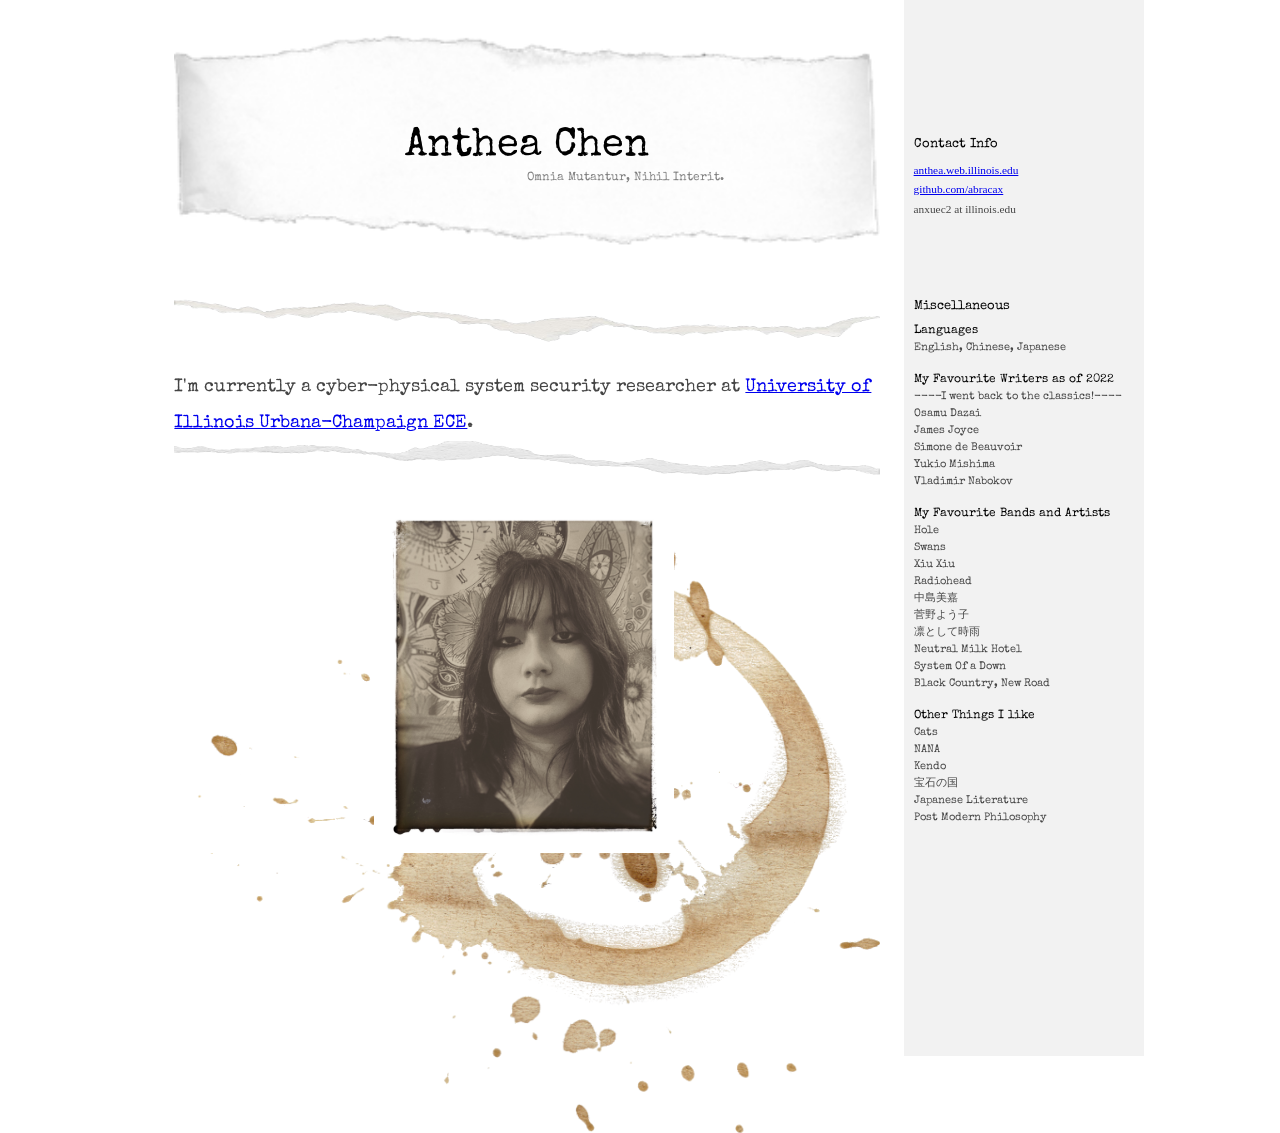
<file: index.html>
<!DOCTYPE html>
<html>
    <head>
        <meta charset="utf-8" />
        <link rel="icon" type="image/x-icon" href="./images/favicon.ico">
        <link rel="stylesheet" type="text/css" href="style.css" />
    </head>


    <body lang="en">
        <section id="main">
            <header id="title">
                <title>Anthea Chen</title>
                <div class="title_block">
                    <img src="images/ripped2.png", style="width:100%">
                    <h1 class="subtitle">Anthea Chen</h1>
                    <span id="subsubtitle">Omnia Mutantur, Nihil Interit.</span>
                </div>
                <!-- <a href="/cv/">CV Download</a>    &nbsp; &nbsp;  <a href="/blog/">Blog</a> -->
            </header>
            <img src="images/torn1.png", style="width:100%; height:60px">
            <div style="text-align:left; font-size: 18px; line-height: 2">
                I'm currently a cyber-physical system security researcher at <a href="https://ece.illinois.edu/">University of Illinois Urbana-Champaign ECE</a>.
                <img src="images/torn2.png", style="width:100%; height:40px; display:block">
            </div>
            <br/><br/>
            <div class="stain">
            <img src="images/photo.JPG" id="myphoto">
            <img src="images/stain.png", style="width:100%; display:block">
            </div>
        </section> 

        <aside id="sidebar">
            <div class="side-block" id="contact">
                <h1>
                    Contact Info
                </h1>
                <ul>
                    <a href="https://anthea.web.illinois.edu"><li><i class="fa fa-globe"></i> anthea.web.illinois.edu</li></a>
                    <a href="https://github.com/abracax/"><li><i class="fa fa-globe"></i> github.com/abracax</li></a>
                    <li><i class="fa fa-linkedin"></i> </li>
                    <a><li><i class="fa fa-globe"></i> anxuec2 at illinois.edu</li></a>
                </ul>
            </div>
            <div class="side-block" id="skills">
                <h1>
                    Miscellaneous
                </h1>
                <ul>
                    <h2>Languages</h2>
                    <li>English, Chinese, Japanese</li>
                </ul>
                <ul>
                    <h2>My Favourite Writers as of 2022</h2>
                    <li>----I went back to the classics!----</li>
                    <li>Osamu Dazai</li>
                    <li>James Joyce</li>
                    <li>Simone de Beauvoir</li>
                    <li>Yukio Mishima</li>
                    <li>Vladimir Nabokov</li>
                </ul>
                <ul>
                    <h2>My Favourite Bands and Artists</h2>
                    <li>Hole</li>
                    <li>Swans</li>
                    <li>Xiu Xiu</li>
                    <li>Radiohead</li>
                    <li>中島美嘉</li>
                    <li>菅野よう子</li>
                    <li>凛として時雨</li>
                    <li>Neutral Milk Hotel</li>
                    <li>System Of a Down</li>
                    <li>Black Country, New Road</li>
                </ul>

                <ul>
                    <h2>Other Things I like</h2>
                    <li>Cats</li>
                    <li>NANA</li>
                    <li>Kendo</li>
                    <li>宝石の国</li>
                    <li>Japanese Literature</li>
                    <li>Post Modern Philosophy</li>
                </ul>
            </div>

        </aside>
    </body>
</html>
</file>
<file: style.css>
@import url('https://fonts.googleapis.com/css?family=Special+Elite');
@page{
    margin: 0;
  }
  
  *{
    box-sizing: border-box;
  }
  
  :root{
    --page-width: 10.5in;
    --page-height: 11in;
    --main-width: 8in;
    --sidebar-width: calc(var(--page-width) - var(--main-width));
    --decorator-horizontal-margin: 2in;
    --sidebar-horizontal-padding: 0.1in;
  
    --decorator-outer-offset-top: 10px;
    --decorator-outer-offset-left: -5.5px;
    --decorator-border-width: 1px;
    --decorator-outer-dim: 9px;
    --decorator-border: 1px solid #ccc;
  
    --row-blocks-padding-top: 5pt;
    --date-block-width: 0.6in;
  
    --main-blocks-title-icon-offset-left: -19pt;
  }
  
  body{
    width: var(--page-width);
    height: var(--page-height);
    margin: 0 auto;
    font-family: "Special Elite", serif;
    font-weight: 400;
    line-height: 1.6;
    color: #444;
    hyphens: auto;
  }
  
  h1, h2, h3{
    margin: 0;
    color: #000;
  }

  .title_block {
      position: relative;
      text-align: center;
      color: white;
  }
  .subtitle {
      position: absolute;
      top: 50%;
      left: 50%;
      transform: translate(-50%, -50%);
  }

  #subsubtitle {
      position: absolute;
      top: 60%;
      left: 50%;
      font-size: 12px;
      color: grey;
  }
  .stain{
      position:relative;
  }
  #myphoto {
      position: absolute;
      left: 200px;
      top: -40px;
      width: 300px;
  }

 
  li{
    list-style-type: none;
  }
  
  #main{
    float: left;
    width: var(--main-width);
    padding: 0.25in 0.25in 0 0.4in;
    font-size: 18px;
  }
  
  #sidebar{
    float: right;
    position: relative; /* for disclaimer */
    width: var(--sidebar-width);
    height: 100%;
    padding: 0.6in var(--sidebar-horizontal-padding);
    background-color: #f2f2f2;
    font-size: 8.5pt;
  }
  
  /* main */
  
  #title{
    position: relative;
    left: 0in;
    margin-bottom: 0.3in;
    line-height: 1.2;
  }
  
  #title h1{
    font-weight: 300;
    font-size: 30pt;
    line-height: 1.5;
  }
  
  #title h1 strong{
    margin: auto 2pt auto 4pt;
    font-weight: 600;
  }
  
  .subtitle{
    font-size: 12pt;
  }
  
  /*** categorial blocks ***/
  
  .main-block{
    margin-top: 0.1in;
  }
  
  #main h2{
    position: relative;
    top: var(--row-blocks-padding-top);
    /* XXX: 0.5px for aligning fx printing */
    left: calc((var(--date-block-width) + var(--decorator-horizontal-margin)));
    font-weight: 400;
    font-size: 25pt;
    line-height: 1.5;
    color: #555;
  }
  
  #main h2 > i{
    /* use absolute position to prevent icon's width from misaligning title */
    /* assigning a fixed width here is no better due to needing to align decorator
       line too */
    position: absolute;
    left: var(--main-blocks-title-icon-offset-left);
    z-index: 1;
    color: #444;
  }
  
  /*should be h2*/
  #main h5::after{ /* extends the decorator line */
    height: calc(var(--row-blocks-padding-top) * 2);
    position: relative;
    top: calc(-1 * var(--row-blocks-padding-top));
    /* XXX: 0.5px for aligning fx printing */
    left: calc(-1 * var(--decorator-horizontal-margin));
    display: block;
    border-left: var(--decorator-border);
    z-index: 0;
    line-height: 0;
    font-size: 0;
    content: ' ';
  }
  
  /**** minor tweaks on the icon fonts ****/
  #main h2 > .fa-graduation-cap{
    left: calc(var(--main-blocks-title-icon-offset-left) - 2pt);
    top: 2pt;
  }
  
  #main h2 > .fa-suitcase{
    top: 1pt;
  }
  
  #main h2 > .fa-folder-open{
    top: 1.5pt;
  }
  
  /**** individual row blocks (date - decorator - details) ****/
  
  .blocks{
    display: flex;
    flex-flow: row nowrap;
  }
  
  .blocks > div{
    padding-top: var(--row-blocks-padding-top);
  }
  
  .date{
    flex: 0 0 var(--date-block-width);
    padding-top: calc(var(--row-blocks-padding-top) + 2.5pt) !important;
    padding-right: var(--decorator-horizontal-margin);
    font-size: 10pt;
    text-align: right;
    line-height: 0.9;
  }
  
  .date span{
    display: block;
  }
  
  .date span:nth-child(2)::before{
    position: relative;
    top: 1pt;
    right: 5.5pt;
    display: block;
    height: 10pt;
    content: '|';
  }
  
  .decorator{
    flex: 0 0 0;
    position: relative;
    width: 2pt;
    min-height: 100%;
    border-left: var(--decorator-border);
  }
  
  /*
   * XXX: Use two filled circles to achieve the circle-with-white-border effect.
   * The normal technique of only using one pseudo element and
   * border: 1px solid white; style makes firefox erroneously either:
   * 1) overflows the grayshade background (if no background-clip is set), or
   * 2) shows decorator line which should've been masked by the white border
   *
   */
  
  .decorator::before{
    position: absolute;
    top: var(--decorator-outer-offset-top);
    left: var(--decorator-outer-offset-left);
    content: ' ';
    display: block;
    width: var(--decorator-outer-dim);
    height: var(--decorator-outer-dim);
    border-radius: calc(var(--decorator-outer-dim) / 2);
    background-color: #fff;
  }
  
  .decorator::after{
    position: absolute;
    top: calc(var(--decorator-outer-offset-top) + var(--decorator-border-width));
    left: calc(var(--decorator-outer-offset-left) + var(--decorator-border-width));
    content: ' ';
    display: block;
    width: calc(var(--decorator-outer-dim) - (var(--decorator-border-width) * 2));
    height: calc(var(--decorator-outer-dim) - (var(--decorator-border-width) * 2));
    border-radius: calc((var(--decorator-outer-dim) - (var(--decorator-border-width) * 2)) / 2);
    background-color: #555;
  }
  
  .blocks:last-child .decorator{ /* slightly shortens it */
    margin-bottom: 0.25in;
  }
  
  /***** fine-tunes on the details block where the real juice is *****/
  
  .details{
    flex: 1 0 0;
    padding-left: var(--decorator-horizontal-margin);
    padding-top: calc(var(--row-blocks-padding-top) - 0.5pt) !important; /* not sure why but this is needed for better alignment */
  }
  
  .details header{
    color: #000;
  }
  
  .details h3{
    font-size: 20pt;
  }
  
  .main-block:not(.concise) .details div{
    margin: 0.18in 0 0.1in 0; 
  }
  
  .main-block:not(.concise) .blocks:last-child .details div{
    margin-bottom: 0;
  }
  
  .main-block.concise .details div:not(.concise){
    /* use padding to work around the fact that margin doesn't affect floated
       neighboring elements */
    padding: 0.05in 0 0.07in 0;
  }
  
  .details .place{
    float: left;
    font-size: 16pt;
  }
  
  .details .location{
    float: right;
  }
  
  .details div{
    clear: both;
  }
  
  .details .location::before{
    display: inline-block;
    position: relative;
    right: 3pt;
    top: 0.25pt;
    font-family: FontAwesome;
    font-weight: normal;
    font-style: normal;
    text-decoration: inherit;
  }
  
  /***** fine-tunes on the lists... *****/
  
  #main ul{
    padding-left: 0.07in;
    margin: 0.08in 0;
  }
  
  #main li{
    margin: 0 0 0.025in 0;
  }
  
  /****** customize list symbol style ******/
  #main li::before{
    position: relative;
    margin-left: -4.25pt;
    content: '• ';
  }
  
  .details .concise ul{
    margin: 0 !important;
    -webkit-columns: 2;
    -moz-columns: 2;
    columns: 2;
  }
  
  .details .concise li{
    margin: 0 !important;
  }
  
  .details .concise li{
    margin-left: 0 !important;
  }
  
  
  
  /* sidebar */
  
  #sidebar h1{
    font-weight: 500;
    font-size: 10pt;
  }
  
  #sidebar h2{
    font-weight: 400;
    font-size: 9pt;
  }
  .side-block{
    margin-top: 0.8in; 
  }
  
  #contact ul{
    margin-top: 0.05in;
    padding-left: 0;
    font-family: "Source Code Pro";
    font-weight: 400;
    line-height: 1.75;
  }
  
  #contact li > i{
    width: 8pt; /* for text alignment */
    text-align: right;
  }
  
  #skills{
    line-height: 1.5;
  }
  
  #skills ul{
    margin: 0.05in 0 0.15in;
    padding: 0;
  }
</file>
